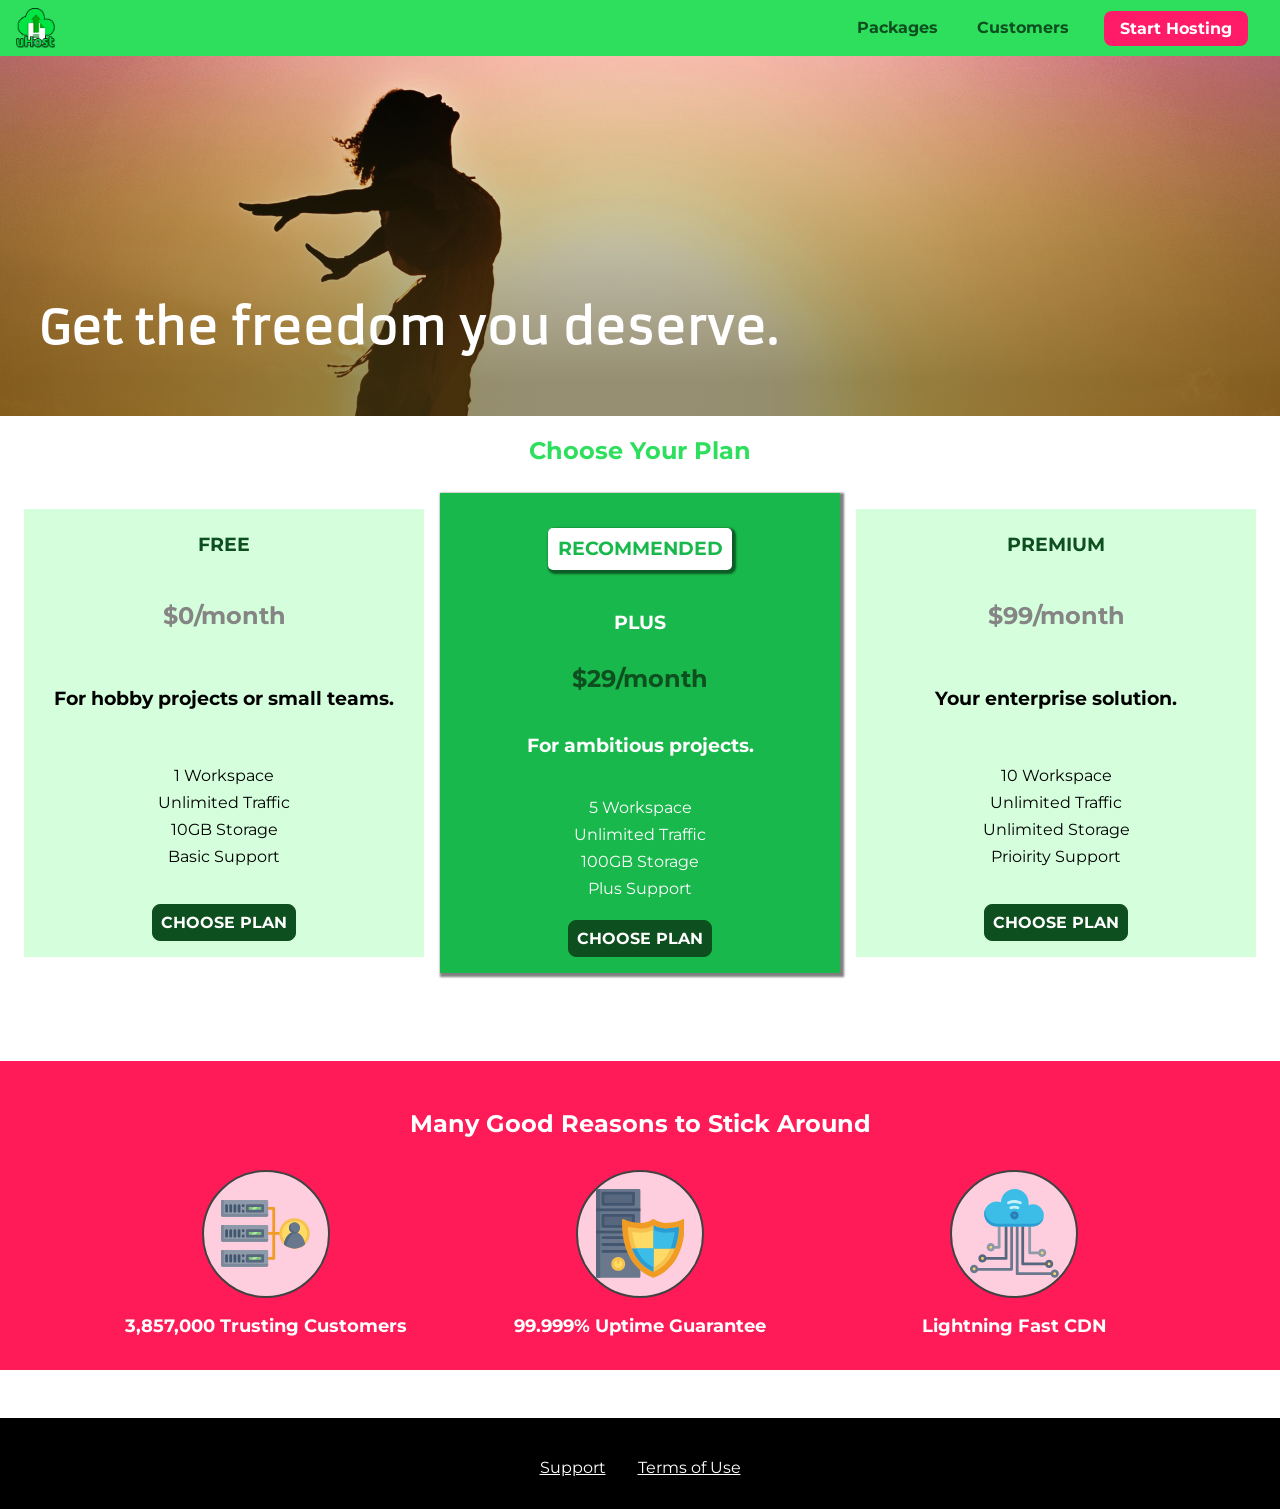
<file: index.html>
<!DOCTYPE html>
<html lang="en">
<head>
    <meta charset="UTF-8">
    <meta http-equiv="X-UA-Compatible" content="IE=edge">
    <meta name="viewport" content="width=device-width, initial-scale=1.0">
    <title>Udemy CSS Course</title>
    <link rel="shortcut icon" href="favicon.png">
    <link rel="preconnect" href="https://fonts.gstatic.com">
    <link href="https://fonts.googleapis.com/css2?family=Armata&display=swap" rel="stylesheet">
    <link rel="preconnect" href="https://fonts.gstatic.com">
    <link href="https://fonts.googleapis.com/css2?family=Montserrat:wght@400;700&display=swap" rel="stylesheet">
    <link rel="stylesheet" href="shared.css">
    <link rel="stylesheet" href="style.css">
</head>
<body>
    <div class="backdrop"></div>
    <div class="modal">
        <h1 class="modal__title">Do you want to continue?</h1>
        <div class="modal__actions">
            <a href="start-hosting/index.html" class="modal__action">Yes!</a>
            <button  class="modal__action modal__action--negative" type="button">No!</button>
        </div>
    </div>
    <header class="main-header">
        <div>
            <button class="toggle-button">
                <span class="toggle-button__bar"></span>
                <span class="toggle-button__bar"></span>
                <span class="toggle-button__bar"></span>
            </button>
            <a href="index.html" class="main-header__brand">
                <img src="images/uhost-icon.png" alt="uHost- Your favourite hosting company">
            </a>
        </div>
        <nav class="main-nav">
            <ul class="main-nav__items">
                <li class="main-nav__item">
                    <a href="packages/index.html">Packages</a>
                </li>
                <li class="main-nav__item">
                    <a href="customers/index.html">Customers</a>
                </li>
                <li class="main-nav__item main-nav__item--cta">
                    <a href="start-hosting/index.html">Start Hosting</a>
                </li>
            </ul>
        </nav>
    </header>
    <nav class="mobile-nav">
        <ul class="mobile-nav__items">
            <li class="mobile-nav__item">
                <a href="packages/index.html">Packages</a>
            </li>
            <li class="mobile-nav__item">
                <a href="customers/index.html">Customers</a>
            </li>
            <li class="mobile-nav__item mobile-nav__item--cta">
                <a href="start-hosting/index.html">Start Hosting</a>
            </li>
        </ul>
    </nav>
    <main>
        <section id="product-overview">
            <h1>Get the freedom you deserve.</h1>
        </section>
        <section id="plans">
            <h1 class="section-title">Choose Your Plan</h1>
            <div class="plan-list">
                <article class="plan">
                    <h1 class="plan__title">FREE</h1>
                    <h2 class="plan__price">$0/month</h2>
                    <h3>For hobby projects or small teams.</h3>
                    <ul class="plan__features">
                        <li>1 Workspace</li>
                        <li>Unlimited Traffic</li>
                        <li>10GB Storage</li>
                        <li>Basic Support</li>
                    </ul>
                    <div>
                        <button class="button">CHOOSE PLAN</button>
                    </div>
                </article>
                <article class="plan plan__highlighted">
                    <h1 class="plan__annotation">RECOMMENDED</h1>
                    <h1 class="plan__title">PLUS</h1>
                    <h2 class="plan__price">$29/month</h2>
                    <h3>For ambitious projects.</h3>
                    <ul class="plan__features">
                        <li>5 Workspace</li>
                        <li>Unlimited Traffic</li>
                        <li>100GB Storage</li>
                        <li>Plus Support</li>
                    </ul>
                    <div>
                        <button class="button">CHOOSE PLAN</button>
                    </div>
                </article>
                <article class="plan">
                    <h1 class="plan__title">PREMIUM</h1>
                    <h2 class="plan__price">$99/month</h2>
                    <h3>Your enterprise solution.</h3>
                    <ul class="plan__features">
                        <li>10 Workspace</li>
                        <li>Unlimited Traffic</li>
                        <li>Unlimited Storage</li>
                        <li>Prioirity Support</li>
                    </ul>
                    <div>
                        <button class="button">CHOOSE PLAN</button>
                    </div>
                </article>
            </div>
        </section>
        <section id="key-features">
            <h1 class="section-title">Many Good Reasons to Stick Around</h1>
            <ul class="key-feature__list">
                <li class="key-feature">
                    <div class="key-feature__image">
                        <svg viewBox="0 0 512 512">
                            <path style="fill:#F09B24;" d="M344,248h-32V112c0-4.418-3.582-8-8-8h-40c-4.418,0-8,3.582-8,8s3.582,8,8,8h32v128h-32  c-4.418,0-8,3.582-8,8s3.582,8,8,8h32v128h-32c-4.418,0-8,3.582-8,8s3.582,8,8,8h40c4.418,0,8-3.582,8-8V264h32c4.418,0,8-3.582,8-8  S348.418,248,344,248z"
                            />
                            <path style="fill:#8E9AA9;" d="M264,64H8c-4.418,0-8,3.582-8,8v80c0,4.418,3.582,8,8,8h256c4.418,0,8-3.582,8-8V72  C272,67.582,268.418,64,264,64z"
                            />
                            <path style="fill:#7C899B;" d="M24,144c-4.418,0-8-3.582-8-8V64H8c-4.418,0-8,3.582-8,8v80c0,4.418,3.582,8,8,8h256  c4.418,0,8-3.582,8-8v-8H24z"
                            />
                            <rect x="152" y="96" style="fill:#B8E3A8;" width="88" height="32" />
                            <g>
                                <polygon style="fill:#7EC97D;" points="152,96 152,128 166,128 198,96  " />
                                <polygon style="fill:#7EC97D;" points="220,96 188,128 240,128 240,96  " />
                            </g>
                            <path style="fill:#56677E;" d="M240,136h-88c-4.418,0-8-3.582-8-8V96c0-4.418,3.582-8,8-8h88c4.418,0,8,3.582,8,8v32  C248,132.418,244.418,136,240,136z M160,120h72v-16h-72V120z"
                            />
                            <g>
                                <path style="fill:#435670;" d="M32,136c-4.418,0-8-3.582-8-8V96c0-4.418,3.582-8,8-8s8,3.582,8,8v32C40,132.418,36.418,136,32,136z   "
                                />
                                <path style="fill:#435670;" d="M56,136c-4.418,0-8-3.582-8-8V96c0-4.418,3.582-8,8-8s8,3.582,8,8v32C64,132.418,60.418,136,56,136z   "
                                />
                                <path style="fill:#435670;" d="M80,136c-4.418,0-8-3.582-8-8V96c0-4.418,3.582-8,8-8s8,3.582,8,8v32C88,132.418,84.418,136,80,136z   "
                                />
                                <path style="fill:#435670;" d="M104,136c-4.418,0-8-3.582-8-8V96c0-4.418,3.582-8,8-8s8,3.582,8,8v32   C112,132.418,108.418,136,104,136z"
                                />
                                <path style="fill:#435670;" d="M128,105c-4.418,0-8-3.582-8-8v-1c0-4.418,3.582-8,8-8s8,3.582,8,8v1   C136,101.418,132.418,105,128,105z"
                                />
                                <path style="fill:#435670;" d="M128,136c-4.418,0-8-3.582-8-8v-1c0-4.418,3.582-8,8-8s8,3.582,8,8v1   C136,132.418,132.418,136,128,136z"
                                />
                            </g>
                            <path style="fill:#8E9AA9;" d="M264,208H8c-4.418,0-8,3.582-8,8v80c0,4.418,3.582,8,8,8h256c4.418,0,8-3.582,8-8v-80  C272,211.582,268.418,208,264,208z"
                            />
                            <path style="fill:#7C899B;" d="M24,288c-4.418,0-8-3.582-8-8v-72H8c-4.418,0-8,3.582-8,8v80c0,4.418,3.582,8,8,8h256  c4.418,0,8-3.582,8-8v-8H24z"
                            />
                            <rect x="152" y="240" style="fill:#B8E3A8;" width="88" height="32" />
                            <g>
                                <polygon style="fill:#7EC97D;" points="152,240 152,272 166,272 198,240  " />
                                <polygon style="fill:#7EC97D;" points="220,240 188,272 240,272 240,240  " />
                            </g>
                            <path style="fill:#56677E;" d="M240,280h-88c-4.418,0-8-3.582-8-8v-32c0-4.418,3.582-8,8-8h88c4.418,0,8,3.582,8,8v32  C248,276.418,244.418,280,240,280z M160,264h72v-16h-72V264z"
                            />
                            <g>
                                <path style="fill:#435670;" d="M32,280c-4.418,0-8-3.582-8-8v-32c0-4.418,3.582-8,8-8s8,3.582,8,8v32C40,276.418,36.418,280,32,280   z"
                                />
                                <path style="fill:#435670;" d="M56,280c-4.418,0-8-3.582-8-8v-32c0-4.418,3.582-8,8-8s8,3.582,8,8v32C64,276.418,60.418,280,56,280   z"
                                />
                                <path style="fill:#435670;" d="M80,280c-4.418,0-8-3.582-8-8v-32c0-4.418,3.582-8,8-8s8,3.582,8,8v32C88,276.418,84.418,280,80,280   z"
                                />
                                <path style="fill:#435670;" d="M104,280c-4.418,0-8-3.582-8-8v-32c0-4.418,3.582-8,8-8s8,3.582,8,8v32   C112,276.418,108.418,280,104,280z"
                                />
                                <path style="fill:#435670;" d="M128,249c-4.418,0-8-3.582-8-8v-1c0-4.418,3.582-8,8-8s8,3.582,8,8v1   C136,245.418,132.418,249,128,249z"
                                />
                                <path style="fill:#435670;" d="M128,280c-4.418,0-8-3.582-8-8v-1c0-4.418,3.582-8,8-8s8,3.582,8,8v1   C136,276.418,132.418,280,128,280z"
                                />
                            </g>
                            <path style="fill:#8E9AA9;" d="M264,352H8c-4.418,0-8,3.582-8,8v80c0,4.418,3.582,8,8,8h256c4.418,0,8-3.582,8-8v-80  C272,355.582,268.418,352,264,352z"
                            />
                            <path style="fill:#7C899B;" d="M24,432c-4.418,0-8-3.582-8-8v-72H8c-4.418,0-8,3.582-8,8v80c0,4.418,3.582,8,8,8h256  c4.418,0,8-3.582,8-8v-8H24z"
                            />
                            <rect x="152" y="384" style="fill:#B8E3A8;" width="88" height="32" />
                            <g>
                                <polygon style="fill:#7EC97D;" points="152,384 152,416 166,416 198,384  " />
                                <polygon style="fill:#7EC97D;" points="220,384 188,416 240,416 240,384  " />
                            </g>
                            <path style="fill:#56677E;" d="M240,424h-88c-4.418,0-8-3.582-8-8v-32c0-4.418,3.582-8,8-8h88c4.418,0,8,3.582,8,8v32  C248,420.418,244.418,424,240,424z M160,408h72v-16h-72V408z"
                            />
                            <g>
                                <path style="fill:#435670;" d="M32,424c-4.418,0-8-3.582-8-8v-32c0-4.418,3.582-8,8-8s8,3.582,8,8v32C40,420.418,36.418,424,32,424   z"
                                />
                                <path style="fill:#435670;" d="M56,424c-4.418,0-8-3.582-8-8v-32c0-4.418,3.582-8,8-8s8,3.582,8,8v32C64,420.418,60.418,424,56,424   z"
                                />
                                <path style="fill:#435670;" d="M80,424c-4.418,0-8-3.582-8-8v-32c0-4.418,3.582-8,8-8s8,3.582,8,8v32C88,420.418,84.418,424,80,424   z"
                                />
                                <path style="fill:#435670;" d="M104,424c-4.418,0-8-3.582-8-8v-32c0-4.418,3.582-8,8-8s8,3.582,8,8v32   C112,420.418,108.418,424,104,424z"
                                />
                                <path style="fill:#435670;" d="M128,393c-4.418,0-8-3.582-8-8v-1c0-4.418,3.582-8,8-8s8,3.582,8,8v1   C136,389.418,132.418,393,128,393z"
                                />
                                <path style="fill:#435670;" d="M128,424c-4.418,0-8-3.582-8-8v-1c0-4.418,3.582-8,8-8s8,3.582,8,8v1   C136,420.418,132.418,424,128,424z"
                                />
                            </g>
                            <path style="fill:#F7C14D;" d="M424,168c-48.523,0-88,39.477-88,88s39.477,88,88,88s88-39.477,88-88S472.523,168,424,168z" />
                            <path style="fill:#FFDB66;" d="M424,184c-39.701,0-72,32.299-72,72s32.299,72,72,72s72-32.299,72-72S463.701,184,424,184z" />
                            <path style="fill:#69788D;" d="M484.893,314.16C476.393,274.588,451.922,248,424,248s-52.393,26.588-60.893,66.16  c-0.605,2.82,0.354,5.749,2.511,7.664C381.731,336.124,402.465,344,424,344s42.269-7.876,58.381-22.176  C484.539,319.909,485.498,316.98,484.893,314.16z"
                            />
                            <path style="fill:#56677E;" d="M434.053,249.171C430.768,248.403,427.411,248,424,248c-27.922,0-52.393,26.588-60.893,66.16  c-0.605,2.82,0.354,5.749,2.511,7.664c3.383,3.002,6.979,5.703,10.734,8.125C384.904,286.243,407.373,255.378,434.053,249.171z"
                            />
                            <path style="fill:#69788D;" d="M424,192c-17.645,0-32,14.355-32,32s14.355,32,32,32s32-14.355,32-32S441.645,192,424,192z" />
                            <path style="fill:#56677E;" d="M432,248c-17.645,0-32-14.355-32-32c0-6.783,2.128-13.076,5.742-18.258  C397.444,203.53,392,213.138,392,224c0,17.645,14.355,32,32,32c10.862,0,20.471-5.444,26.258-13.742  C445.076,245.872,438.783,248,432,248z"
                            />

                        </svg>
  
                    </div>
                    <p class="key-feature__description">3,857,000 Trusting Customers</p>
                </li>
                <li class="key-feature">
                    <div class="key-feature__image">
                        <svg viewBox="0 0 512 512">
                            <path style="fill:#69788D;" d="M248,0H8C3.582,0,0,3.582,0,8v496c0,4.418,3.582,8,8,8h240c4.418,0,8-3.582,8-8V8  C256,3.582,252.418,0,248,0z"
                            />
                            <path style="fill:#56677E;" d="M24,504V8c0-4.418,3.582-8,8-8H8C3.582,0,0,3.582,0,8v496c0,4.418,3.582,8,8,8h24  C27.582,512,24,508.418,24,504z"
                            />
                            <g>
                                <rect x="0" y="112" style="fill:#435670;" width="256" height="16" />
                                <rect x="0" y="240" style="fill:#435670;" width="256" height="16" />
                            </g>
                            <path style="fill:#F7C14D;" d="M128,392c-22.056,0-40,17.944-40,40s17.944,40,40,40s40-17.944,40-40S150.056,392,128,392z" />
                            <path style="fill:#FFDB66;" d="M128,408c-13.233,0-24,10.767-24,24s10.767,24,24,24s24-10.767,24-24S141.233,408,128,408z" />
                            <path style="fill:#F7C14D;" d="M128,392c-2.739,0-5.414,0.278-8,0.805V424c0,4.418,3.582,8,8,8c4.418,0,8-3.582,8-8v-31.195  C133.414,392.278,130.739,392,128,392z"
                            />
                            <g>
                                <path style="fill:#435670;" d="M216,288H40c-4.418,0-8-3.582-8-8s3.582-8,8-8h176c4.418,0,8,3.582,8,8S220.418,288,216,288z"
                                />
                                <path style="fill:#435670;" d="M216,328H40c-4.418,0-8-3.582-8-8s3.582-8,8-8h176c4.418,0,8,3.582,8,8S220.418,328,216,328z"
                                />
                                <path style="fill:#435670;" d="M216,368H40c-4.418,0-8-3.582-8-8s3.582-8,8-8h176c4.418,0,8,3.582,8,8S220.418,368,216,368z"
                                />
                                <path style="fill:#435670;" d="M216,16H40c-4.418,0-8,3.582-8,8v64c0,4.418,3.582,8,8,8h176c4.418,0,8-3.582,8-8V24   C224,19.582,220.418,16,216,16z"
                                />
                            </g>
                            <rect x="48" y="32" style="fill:#56677E;" width="160" height="48" />
                            <path style="fill:#435670;" d="M216,144H40c-4.418,0-8,3.582-8,8v64c0,4.418,3.582,8,8,8h176c4.418,0,8-3.582,8-8v-64  C224,147.582,220.418,144,216,144z"
                            />
                            <rect x="48" y="160" style="fill:#56677E;" width="160" height="48" />
                            <path style="fill:#F09B24;" d="M511.747,180.237c-0.194-6.537-8.107-10.107-13.135-5.894c-5.6,4.693-42.904,21.282-98.514,21.282  c-33.45,0-64.625-20.999-64.929-21.206c-2.9-1.991-6.764-1.85-9.512,0.346c-2.677,2.135-27.201,20.86-63.793,20.86  c-55.607,0-92.914-16.589-98.515-21.282c-5.028-4.211-12.941-0.645-13.135,5.894c-1.634,54.834,4.655,105.941,18.693,151.903  c12.096,39.604,29.759,74.047,52.497,102.373c27.538,34.304,62.743,59.882,104.66,76.045c3.069,1.918,6.757,1.921,9.83,0  c41.917-16.163,77.122-41.741,104.66-76.045c22.738-28.326,40.401-62.77,52.497-102.373  C507.092,286.179,513.381,235.071,511.747,180.237z"
                            />
                            <path style="fill:#F7C14D;" d="M476.21,221.226c-1.953-1.631-4.568-2.235-7.036-1.628c-21.686,5.327-44.926,8.028-69.075,8.028  c-25.926,0-49.633-8.975-64.955-16.504c-2.307-1.134-5.016-1.091-7.284,0.116c-14.059,7.477-36.919,16.388-65.994,16.388  c-24.153,0-47.394-2.701-69.075-8.028c-5.155-1.268-10.221,2.966-9.894,8.261c2.077,33.693,7.668,65.635,16.616,94.935  c22.774,74.565,66.139,126.334,128.888,153.868c2.032,0.891,4.397,0.891,6.43,0c61.777-27.107,104.716-78.876,127.62-153.868  c8.948-29.3,14.539-61.241,16.616-94.935C479.224,225.319,478.163,222.856,476.21,221.226z"
                            />
                            <path style="fill:#FFDB66;" d="M331.609,451.727c-52.604-25.289-89.304-70.987-109.144-135.944  c-6.532-21.39-11.162-44.336-13.82-68.447c17.133,2.852,34.952,4.291,53.22,4.291c29.394,0,53.376-7.793,69.978-15.561  c17.44,7.736,41.656,15.561,68.256,15.561c18.267,0,36.085-1.439,53.219-4.291c-2.659,24.112-7.288,47.06-13.82,68.448  C419.545,381.108,383.27,426.805,331.609,451.727z"
                            />
                            <g>
                                <path style="fill:#2C9DD4;" d="M479.066,227.858c0.157-2.539-0.903-5.002-2.856-6.633s-4.568-2.235-7.036-1.628   c-21.686,5.327-44.926,8.028-69.075,8.028c-25.926,0-49.633-8.975-64.955-16.504c-1.057-0.52-2.2-0.78-3.345-0.806l-0.072,133.351   h123.601c2.556-6.746,4.933-13.702,7.123-20.874C471.398,293.493,476.989,261.552,479.066,227.858z"
                                />
                                <path style="fill:#2C9DD4;" d="M206.658,343.667c24.153,63.42,65.028,108.108,121.743,132.995c1.031,0.452,2.147,0.673,3.263,0.666   l0.063-133.661H206.658z"
                                />
                            </g>
                            <g>
                                <path style="fill:#3CBDE8;" d="M439.497,315.783c6.532-21.389,11.161-44.336,13.82-68.448c-17.134,2.852-34.952,4.291-53.219,4.291   c-26.6,0-50.815-7.824-68.256-15.561l-0.116,107.601h97.758C433.179,334.807,436.524,325.518,439.497,315.783z"
                                />
                                <path style="fill:#3CBDE8;" d="M232.523,343.667c21.144,50.298,54.363,86.56,99.087,108.06l0.117-108.06H232.523z" />
                            </g>
                        </svg>
                    </div>
                    <p class="key-feature__description">99.999% Uptime Guarantee</p>
                </li>
                <li class="key-feature">
                    <div class="key-feature__image">
                        <svg viewBox="0 0 512 512">
                            <path style="fill:#8E9AA9;" d="M168,200c-4.418,0-8,3.582-8,8v120h-17.376c-3.302-9.311-12.194-16-22.624-16  c-13.234,0-24,10.767-24,24s10.766,24,24,24c10.429,0,19.321-6.689,22.624-16H168c4.418,0,8-3.582,8-8V208  C176,203.582,172.418,200,168,200z"
                            />
                            <path style="fill:#FFDB66;" d="M120,328c-4.411,0-8,3.589-8,8s3.589,8,8,8s8-3.589,8-8S124.411,328,120,328z" />
                            <path style="fill:#56677E;" d="M208,200c-4.418,0-8,3.582-8,8v184H94.624C91.322,382.689,82.43,376,72,376  c-13.234,0-24,10.767-24,24s10.766,24,24,24c10.429,0,19.321-6.689,22.624-16H208c4.418,0,8-3.582,8-8V208  C216,203.582,212.418,200,208,200z"
                            />
                            <path style="fill:#FFDB66;" d="M72,392c-4.411,0-8,3.589-8,8s3.589,8,8,8s8-3.589,8-8S76.411,392,72,392z" />
                            <path style="fill:#69788D;" d="M240,208c-4.418,0-8,3.582-8,8v239H47.24c-2.671-10.34-12.078-18-23.24-18c-13.234,0-24,10.767-24,24  s10.766,24,24,24c9.666,0,18.009-5.747,21.809-14H240c4.418,0,8-3.582,8-8V216C248,211.582,244.418,208,240,208z"
                            />
                            <path style="fill:#FFDB66;" d="M24,453c-4.411,0-8,3.589-8,8s3.589,8,8,8s8-3.589,8-8S28.411,453,24,453z" />
                            <path style="fill:#69788D;" d="M488,464c-10.429,0-19.321,6.689-22.624,16H280V208c0-4.418-3.582-8-8-8s-8,3.582-8,8v280  c0,4.418,3.582,8,8,8h193.376c3.302,9.311,12.194,16,22.624,16c13.234,0,24-10.767,24-24S501.234,464,488,464z"
                            />
                            <path style="fill:#FFDB66;" d="M488,480c-4.411,0-8,3.589-8,8s3.589,8,8,8s8-3.589,8-8S492.411,480,488,480z" />
                            <path style="fill:#56677E;" d="M456,408c-10.429,0-19.321,6.689-22.624,16H312V208c0-4.418-3.582-8-8-8s-8,3.582-8,8v224  c0,4.418,3.582,8,8,8h129.376c3.302,9.311,12.194,16,22.624,16c13.234,0,24-10.767,24-24S469.234,408,456,408z"
                            />
                            <path style="fill:#FFDB66;" d="M456,424c-4.411,0-8,3.589-8,8s3.589,8,8,8s8-3.589,8-8S460.411,424,456,424z" />
                            <path style="fill:#8E9AA9;" d="M416,344c-10.429,0-19.321,6.689-22.624,16H352V208c0-4.418-3.582-8-8-8s-8,3.582-8,8v160  c0,4.418,3.582,8,8,8h49.376c3.302,9.311,12.194,16,22.624,16c13.234,0,24-10.767,24-24S429.234,344,416,344z"
                            />
                            <path style="fill:#FFDB66;" d="M416,360c-4.411,0-8,3.589-8,8s3.589,8,8,8s8-3.589,8-8S420.411,360,416,360z" />
                            <path style="fill:#3CBDE8;" d="M362,88c-8.741,0-17.231,1.751-25.06,5.085C337.646,88.797,338,84.43,338,80  c0-44.112-35.888-80-80-80c-42.823,0-77.895,33.816-79.909,76.149C170.393,73.415,162.244,72,154,72c-39.701,0-72,32.299-72,72  s32.299,72,72,72h208c35.29,0,64-28.71,64-64S397.29,88,362,88z"
                            />
                            <path style="fill:#2C9DD4;" d="M368,200H160c-39.701,0-72-32.299-72-72c0-5.863,0.721-11.559,2.05-17.019  C84.918,120.88,82,132.102,82,144c0,39.701,32.299,72,72,72h208c30.389,0,55.88-21.296,62.379-49.743  C413.565,186.327,392.352,200,368,200z"
                            />
                            <path style="fill:#2A7DB5;" d="M256,128c-13.234,0-24,10.767-24,24s10.766,24,24,24c13.233,0,24-10.767,24-24S269.233,128,256,128z"
                            />
                            <path style="fill:#2C9DD4;" d="M256,144c-4.411,0-8,3.589-8,8s3.589,8,8,8c4.411,0,8-3.589,8-8S260.411,144,256,144z" />
                            <g>
                                <path style="fill:#C5F1FA;" d="M221.755,87.695c-2.994,0-5.864-1.688-7.233-4.572c-1.894-3.991-0.194-8.763,3.798-10.657   C230.157,66.849,242.834,64,256,64c13.166,0,25.844,2.849,37.68,8.466c3.992,1.895,5.692,6.666,3.798,10.657   s-6.666,5.692-10.657,3.798C277.144,82.328,266.774,80,256,80c-10.774,0-21.144,2.328-30.821,6.921   C224.072,87.446,222.904,87.695,221.755,87.695z"
                                />
                                <path style="fill:#C5F1FA;" d="M276.545,116.618c-1.148,0-2.316-0.249-3.424-0.774C267.745,113.293,261.985,112,256,112   c-5.985,0-11.745,1.293-17.121,3.844c-3.991,1.895-8.763,0.192-10.657-3.798c-1.894-3.992-0.193-8.764,3.798-10.657   C239.557,97.813,247.625,96,256,96c8.376,0,16.444,1.813,23.98,5.389c3.991,1.894,5.692,6.665,3.798,10.657   C282.41,114.93,279.539,116.618,276.545,116.618z"
                                />
                            </g>

                        </svg>
                    </div>
                    <p class="key-feature__description">Lightning Fast CDN</p>
                </li>
            </ul>
        </section>
    </main>
    <footer class="main-footer">
        <nav>
            <ul class="main-footer__links">
                <li class="main-footer__link">
                    <a href="#">Support</a>
                </li>
                <li class="main-footer__link">
                    <a href="#">Terms of Use</a>
                </li>
            </ul>
        </nav>
    </footer>
    <script src="shared.js"></script>
</body>
</html>
</file>
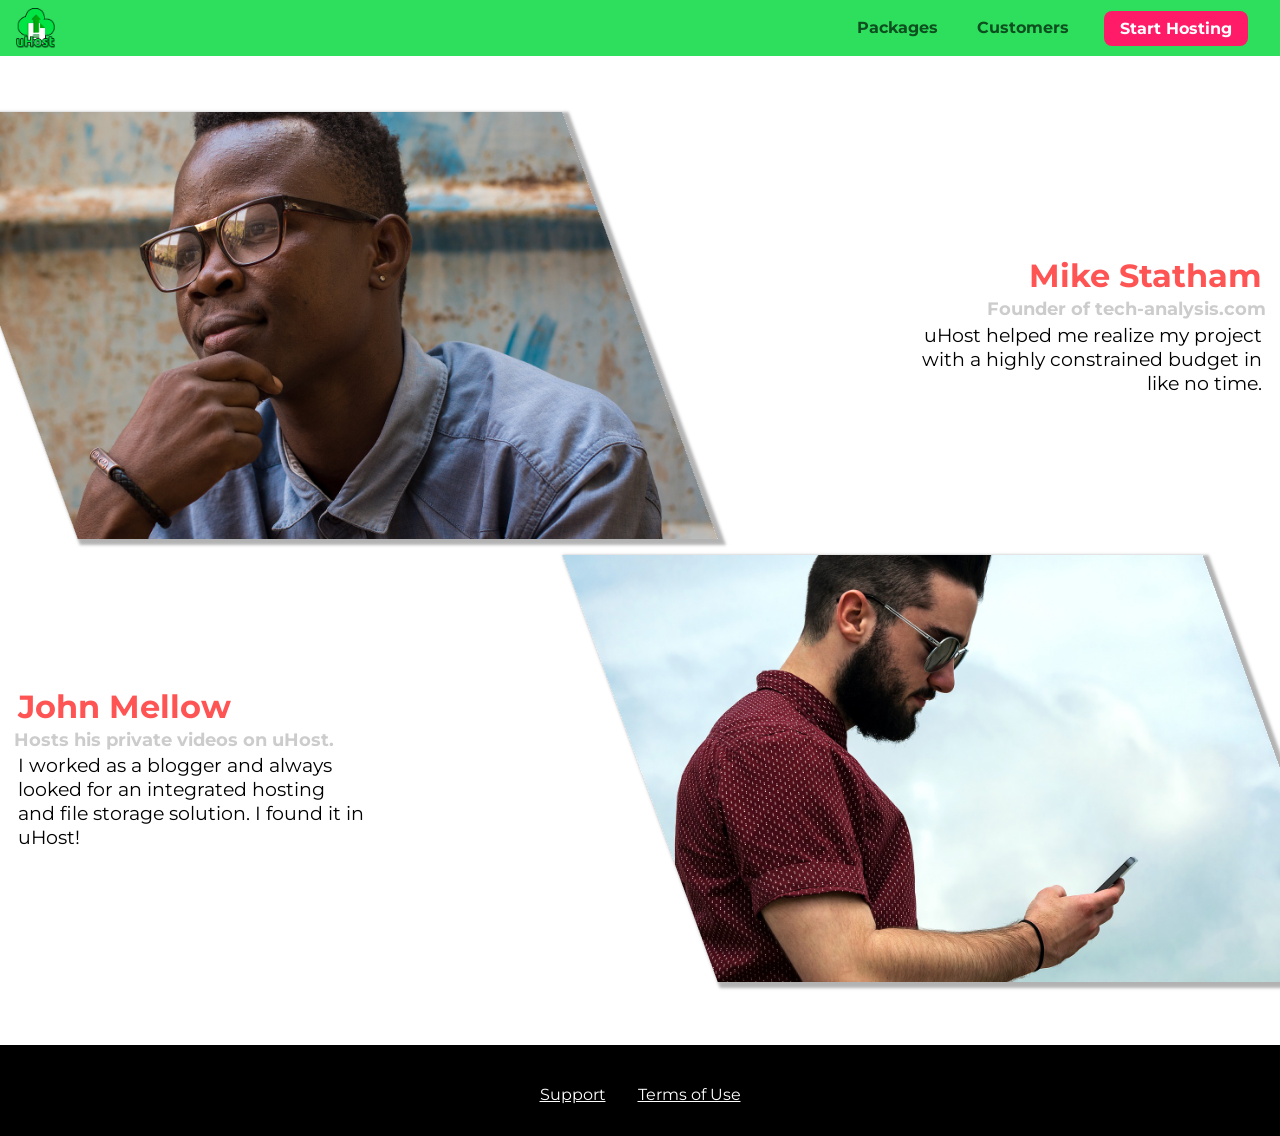
<file: customers/index.html>
<!DOCTYPE html>
<html lang="en">

<head>
    <meta charset="UTF-8">
    <meta name="viewport" content="width=device-width, initial-scale=1.0">
    <meta http-equiv="X-UA-Compatible" content="ie=edge">
    <title>uHost Customers</title>
    <link rel="shortcut icon" href="../favicon.png">
    <link rel="stylesheet" href="../shared.css">
    <link rel="stylesheet" href="customers.css">
</head>

<body>
    <div class="backdrop"></div>
    <header class="main-header">
        <div>
            <button class="toggle-button">
                <span class="toggle-button__bar"></span>
                <span class="toggle-button__bar"></span>
                <span class="toggle-button__bar"></span>
            </button>
            <a href="../index.html" class="main-header__brand">
                <img src="../images/uhost-icon.png" alt="uHost - Your favorite hosting company">
            </a>
        </div>
        <nav class="main-nav">
            <ul class="main-nav__items">
                <li class="main-nav__item">
                    <a href="../packages/index.html">Packages</a>
                </li>
                <li class="main-nav__item">
                    <a href="index.html">Customers</a>
                </li>
                <li class="main-nav__item main-nav__item--cta">
                    <a href="../start-hosting/index.html">Start Hosting</a>
                </li>
            </ul>
        </nav>
    </header>
    <nav class="mobile-nav">
        <ul class="mobile-nav__items">
            <li class="mobile-nav__item">
                <a href="../packages/index.html">Packages</a>
            </li>
            <li class="mobile-nav__item">
                <a href="index.html">Customers</a>
            </li>
            <li class="mobile-nav__item mobile-nav__item--cta">
                <a href="../start-hosting/index.html">Start Hosting</a>
            </li>
        </ul>
    </nav>
    <main>
        <div>
            <div class="testimonial" id="customer-1">
                <div class="testimonial__image-container">
                    <img src="../images/customer-1.jpg" alt="Mike Statham - Customer" class="testimonial__image">
                </div>
                <div class="testimonial__info">
                    <h1 class="testimonial__name">Mike Statham</h1>
                    <h2 class="testimonial__subtitle">Founder of
                        <a href="tech-analysis.com">tech-analysis.com</a>
                    </h2>
                    <p class="testimonial__text">uHost helped me realize my project with a highly constrained budget in like no time.</p>
                </div>
            </div>
            <div class="testimonial" id="customer-2">
                <div class="testimonial__info">
                    <h1 class="testimonial__name">John Mellow</h1>
                    <h2 class="testimonial__subtitle">Hosts his private videos on uHost.
                    </h2>
                    <p class="testimonial__text">I worked as a blogger and always looked for an integrated hosting and file storage solution. I found
                        it in uHost!
                    </p>
                </div>
                <div class="testimonial__image-container">
                    <img src="../images/customer-2.jpg" alt="John Mellow - Customer" class="testimonial__image">
                </div>
            </div>
        </div>
    </main>
    <footer class="main-footer">
        <nav>
            <ul class="main-footer__links">
                <li class="main-footer__link">
                    <a href="#">Support</a>
                </li>
                <li class="main-footer__link">
                    <a href="#">Terms of Use</a>
                </li>
            </ul>
        </nav>
    </footer>
    <script src="../shared.js"></script>
</body>

</html>
</file>
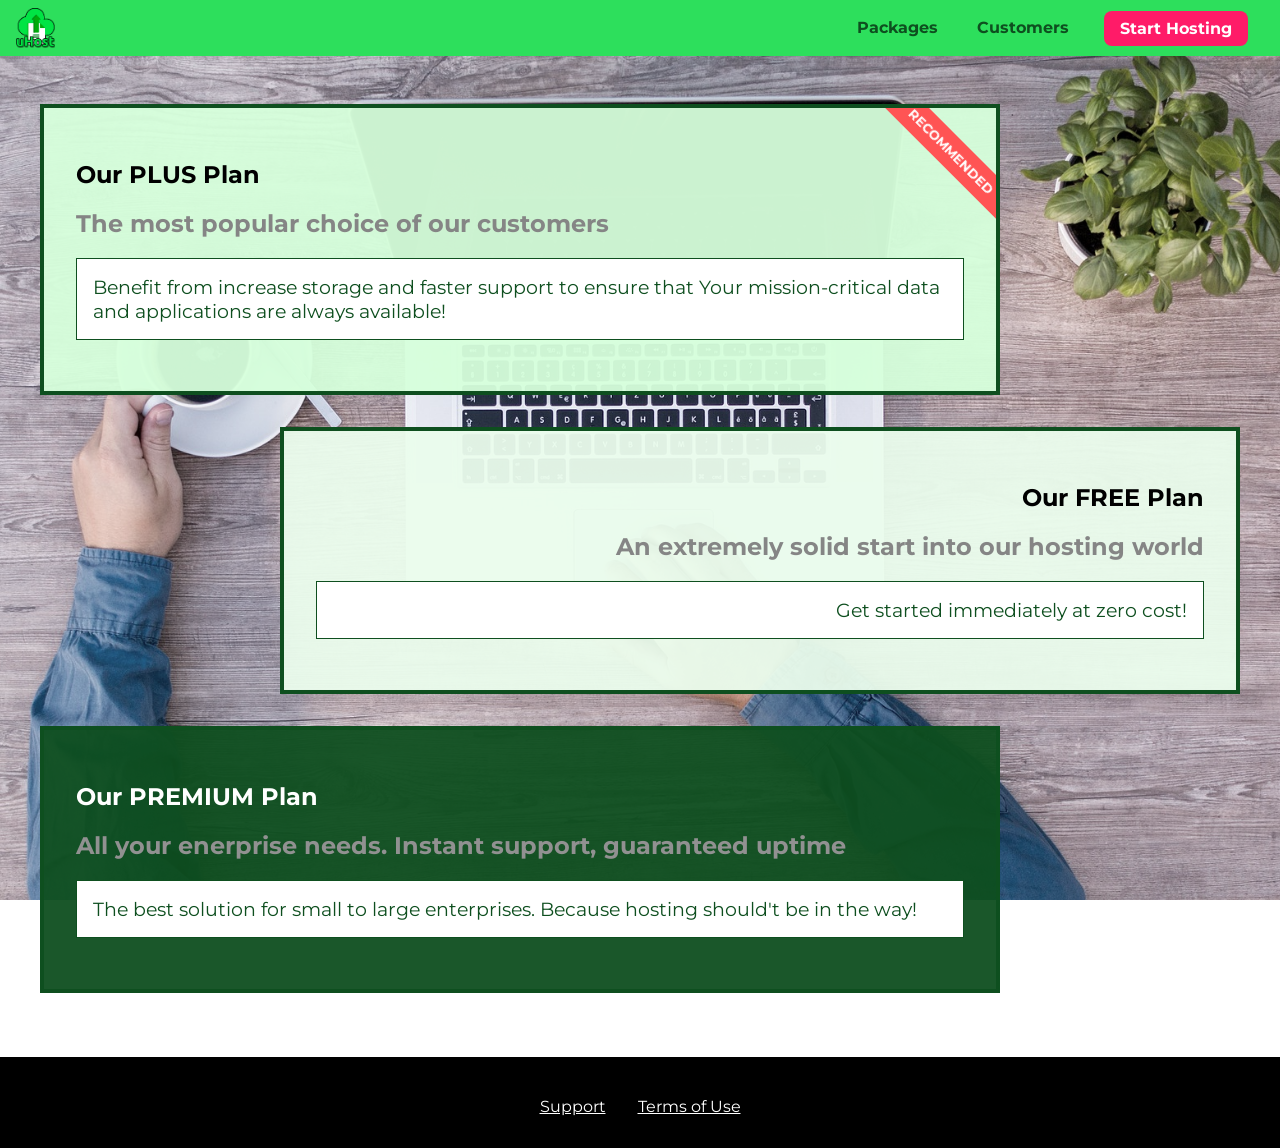
<file: packages/index.html>
<!DOCTYPE html>
<html lang="en">
<head>
    <meta charset="UTF-8">
    <meta http-equiv="X-UA-Compatible" content="IE=edge">
    <meta name="viewport" content="width=device-width, initial-scale=1.0">
    <title>Udemy CSS Course</title>
    <link rel="shortcut icon" href="favicon.png">
    <link rel="stylesheet" href="../shared.css">
    <link rel="stylesheet" href="packages.css">
</head>
<body>
    <div class="backdrop"></div>
    <div class="background"></div>
    <header class="main-header">
        <div>
            <button class="toggle-button">
                <span class="toggle-button__bar"></span>
                <span class="toggle-button__bar"></span>
                <span class="toggle-button__bar"></span>
            </button>
            <a href="../index.html" class="main-header__brand">
                <img src="../images/uhost-icon.png" alt="uHost - Your favorite hosting company">
            </a>
        </div>
        <nav class="main-nav">
            <ul class="main-nav__items">
                <li class="main-nav__item">
                    <a href="index.html">Packages</a>
                </li>
                <li class="main-nav__item">
                    <a href="../customers/index.html">Customers</a>
                </li>
                <li class="main-nav__item main-nav__item--cta">
                    <a href="../start-hosting/index.html">Start Hosting</a>
                </li>
            </ul>
        </nav>
    </header>
    <nav class="mobile-nav">
        <ul class="mobile-nav__items">
            <li class="mobile-nav__item">
                <a href="index.html">Packages</a>
            </li>
            <li class="mobile-nav__item">
                <a href="../customers/index.html">Customers</a>
            </li>
            <li class="mobile-nav__item mobile-nav__item--cta">
                <a href="../start-hosting/index.html">Start Hosting</a>
            </li>
        </ul>
    </nav>
    <main>
        <section class="package" id="plus">
            <a href="#" class="plan-tile">
                <h1 class="plan-name">Our PLUS Plan</h1>
                <h2 class="plan-badge">RECOMMENDED</h2>
                <h2 class="plan-feature">The most popular choice of our customers</h2>
                <p class="plan-description">Benefit from increase storage and faster support to ensure that Your
                    mission-critical data and applications are always available!</p>    
            </a>
        </section>
        <section class="package" id="free">
            <a href="#" class="plan-tile">
                <h1 class="plan-name">Our FREE Plan</h1>
                <h2 class="plan-feature">An extremely solid start into our hosting world</h2>
                <p class="plan-description">Get started immediately at zero cost!</p>
            </a>
        </section>
        <div class="clear-fix"></div>
        <section class="package" id="premium">
            <a href="#" class="plan-tile">
                <h1 class="plan-name">Our PREMIUM Plan</h1>
                <h2 class="plan-feature">All your enerprise needs. Instant support, guaranteed uptime</h2>
                <p class="plan-description">The best solution for small to large enterprises. Because hosting should't be in the way!</p>
            </a>
        </section>
    </main>
    <footer class="main-footer">
        <nav>
            <ul class="main-footer__links">
                <li class="main-footer__link">
                    <a href="#">Support</a>
                </li>
                <li class="main-footer__link">
                    <a href="#">Terms of Use</a>
                </li>
            </ul>
        </nav>
    </footer>
    <script src="../shared.js"></script>
</body>
</html>
</file>
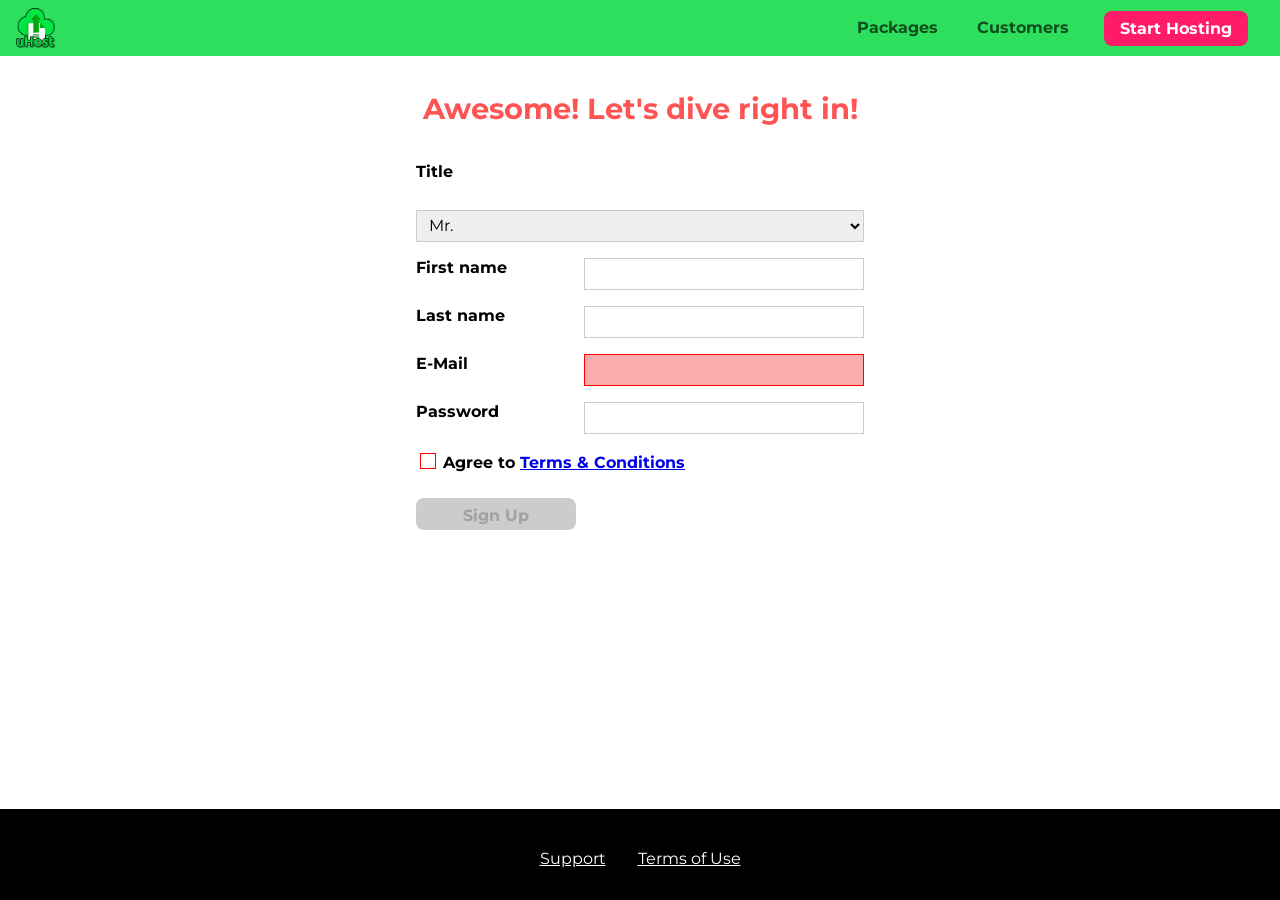
<file: start-hosting/index.html>
<!DOCTYPE html>
<html lang="en">

<head>
    <meta charset="UTF-8">
    <meta name="viewport" content="width=device-width, initial-scale=1.0">
    <meta http-equiv="X-UA-Compatible" content="ie=edge">
    <title>uHost Signup</title>
    <link rel="shortcut icon" href="../favicon.png">
    <link rel="stylesheet" href="../shared.css">
    <link rel="stylesheet" href="start-hosting.css">
</head>

<body>
    <div class="backdrop"></div>
    <header class="main-header">
        <div>
            <button class="toggle-button">
                <span class="toggle-button__bar"></span>
                <span class="toggle-button__bar"></span>
                <span class="toggle-button__bar"></span>
            </button>
            <a href="../index.html" class="main-header__brand">
                <img src="../images/uhost-icon.png" alt="uHost - Your favorite hosting company">
            </a>
        </div>
        <nav class="main-nav">
            <ul class="main-nav__items">
                <li class="main-nav__item">
                    <a href="../packages/index.html">Packages</a>
                </li>
                <li class="main-nav__item">
                    <a href="../customers/index.html">Customers</a>
                </li>
                <li class="main-nav__item main-nav__item--cta">
                    <a href="index.html">Start Hosting</a>
                </li>
            </ul>
        </nav>
    </header>
    <nav class="mobile-nav">
        <ul class="mobile-nav__items">
            <li class="mobile-nav__item">
                <a href="../packages/index.html">Packages</a>
            </li>
            <li class="mobile-nav__item">
                <a href="../customers/index.html">Customers</a>
            </li>
            <li class="mobile-nav__item mobile-nav__item--cta">
                <a href="index.html">Start Hosting</a>
            </li>
        </ul>
    </nav>
    <main class="signup-page">
        <h1 class="signup-title">Awesome! Let's dive right in!</h1>
        <form action="index.html" class="signup-form">
            <label for="title">Title</label>
            <select id="title">
                <option value="mr">Mr.</option>
                <option value="ms">Ms.</option>
            </select>
            <label for="first-name">First name</label>
            <input type="text" id="first-name">
            <label for="last-name">Last name</label>
            <input type="text" id="last-name">
            <label for="email">E-Mail</label>
            <input type="email" id="email" required>
            <label for="password">Password</label>
            <input type="password" id="password">
            <div class="signup-form__checkbox">
                <input type="checkbox" id="agree-terms" required>
                <label for="agree-terms">Agree to
                    <a href="#">Terms &amp; Conditions</a>
                </label>
            </div>
            <button type="submit" class="button" disabled>Sign Up</button>
        </form>
    </main>
    <footer class="main-footer">
        <nav>
            <ul class="main-footer__links">
                <li class="main-footer__link">
                    <a href="#">Support</a>
                </li>
                <li class="main-footer__link">
                    <a href="#">Terms of Use</a>
                </li>
            </ul>
        </nav>
    </footer>
    <script src="../shared.js"></script>
</body>
</html>
</file>
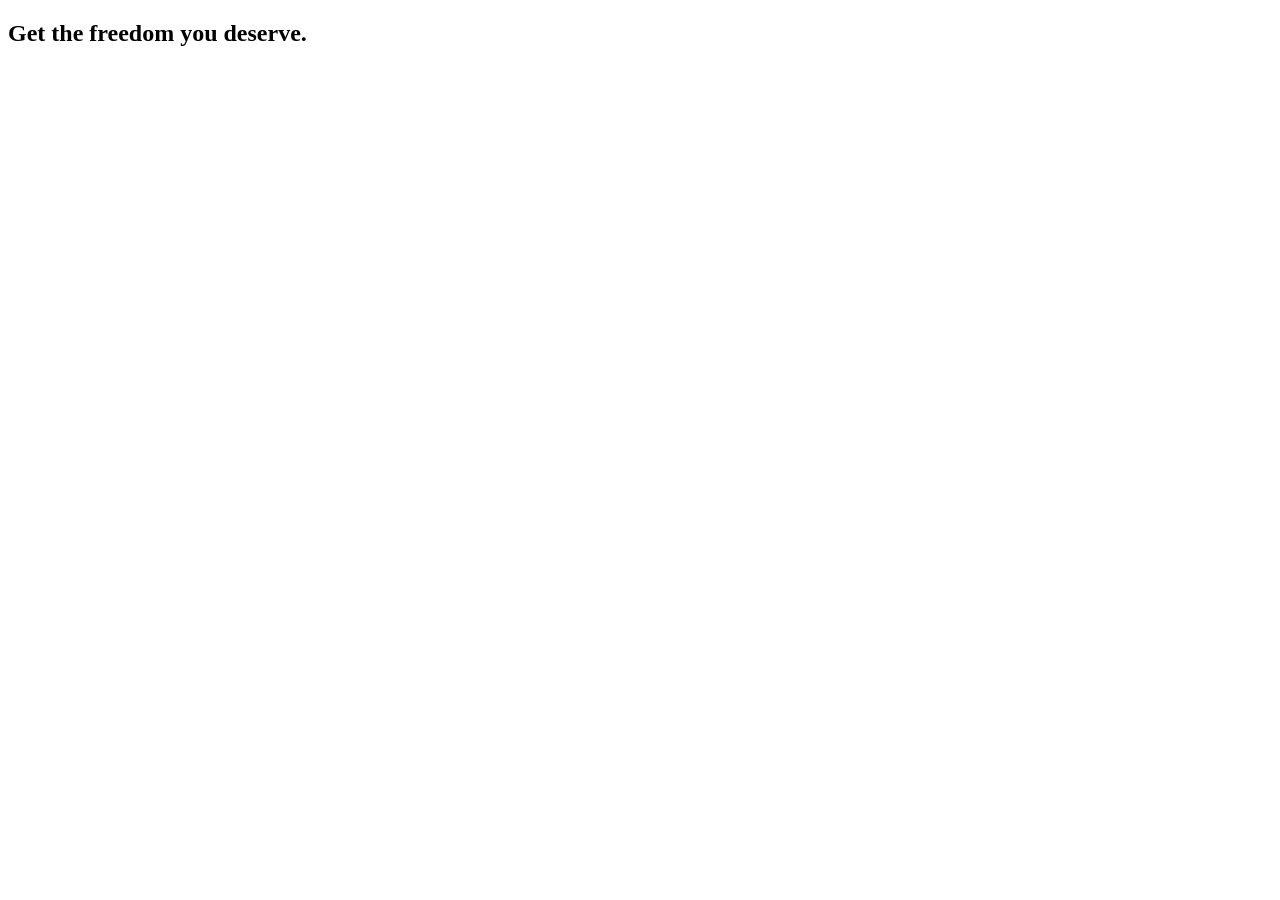
<file: example.html>
<!DOCTYPE html>
<html lang="en">

<head>
    <meta charset="UTF-8">
    <meta http-equiv="X-UA-Compatible" content="ie=edge">
    <title>uHost</title>
    <link rel="shortcut icon" href="favicon.png">
</head>

<body>
    <main>
        <section>
            <h1>Get the freedom you deserve.</h1>
        </section>
    </main>
</body>

</html>
</file>
<file: shared.css>
@import url('https://fonts.googleapis.com/css2?family=Roboto:wght@400;900&display=swap');
@import url('https://fonts.googleapis.com/css2?family=Armata&display=swap');
@import url('https://fonts.googleapis.com/css2?family=Montserrat:wght@400;700&display=swap');
/* This allows me to import a font which will be available on all my web site pages, because they all refer
to the shared.css */
:root {
    --dark-green: #0e4f1f;
    --highlight-color: #ff1b68;
}

* { /* using the star doesnt use inheritance but it targets all elements individually */ 
    box-sizing: border-box; /* This makes the sizing of the box that i set to include the padding and the border*/
}
html {
    height: 100%;
}

body {
    font-family: 'Montserrat', sans-serif;
    margin: 0;
    display: grid;
    grid-template-rows: 3.5rem auto fit-content(8rem);
    grid-template-areas: "header"
                         "main"
                         "footer";
    /* padding-top: 3.5rem; */
    height: 100%;
}

main {
    /* min-height: calc(100vh - 3.5rem - 8rem); */
    /* margin-top: 3.5rem; */
    grid-area: main;
}

.backdrop {
    position: fixed;
    display: none;
    opacity: 0;
    transition: opaciity 0.2s linear;
    top: 0;
    left: 0;
    z-index: 100;
    width: 100vw;
    height: 100vh;
    background: rgba(0, 0, 0, 0.5);
}

.main-header {
    width: 100%;
    padding: 0.5rem 1rem;
    background: #2ddf5c;
    position: fixed;
    top: 0;
    left: 0;
    z-index: 1;
    display: -webkit-box;
    display: -ms-flexbox;
    display: -webkit-flex;
    display: flex;
    align-items: center;
    justify-content: space-between;
    grid-area: header;
}

.toggle-button {
    width: 3rem;
    background: transparent;
    border: none;
    cursor: pointer;
    padding-top: 0;
    padding-bottom: 0;
    vertical-align: middle;
}

.toggle-button:focus {
    outline: none;
}

.toggle-button__bar {
    width: 100%;
    height: 0.2rem;
    background: black;
    display: block;
    margin: 0.6rem 0;
}

.main-header__brand {
    color: var(--dark-green);
    text-decoration: none;
    font-weight: bold;
}

.main-header__brand img {
    height: 2.5rem;
    vertical-align: middle;
}

.main-nav {
    display: none;
}

.main-nav__items {
    margin: 0;
    padding: 0;
    list-style: none;
    display: flex;
}

.main-nav__item {
    margin: 0 1rem;
}

.main-nav__item a,
.mobile-nav__item a {
    text-decoration: none;
    color: var(--dark-green);
    padding: 0.2rem;
    font-weight: bold;
}

.main-nav__item a:hover,
.main-nav__item a:active {
    color: white;
    border-bottom: 3px solid white;
}

.main-nav__item--cta {
    animation: wiggle 400ms 3s 8 ease-out none;
}

.main-nav__item--cta a,
.mobile-nav__item--cta a {
    color: white;
    background: var(--highlight-color);
    padding: 0.5rem 1rem;
    border-radius: 8px;
}

.main-nav__item--cta a:hover,
.main-nav__item--cta a:active,
.mobile-nav__item--cta a:hover,
.mobile-nav__item--cta a:active {
    color: var(--highlight-color);
    background: white;
    border: none;
}

@media (min-width: 40rem) {
    .toggle-button {
        display: none;
    }

    .main-nav {
        display: flex;
    } 
}

.main-footer {
    background: black;
    padding: 2rem;
    margin-top: 3rem;
    grid-area: footer;
}

.main-footer__links {
    list-style: none;
    margin: 0;
    padding: 0;
    display: flex;
    flex-direction: column;
    align-items: center;
}
.main-footer__link {
    margin: 0 0 0.5rem 0;
}

@media (min-width: 40rem) {
    .main-footer__links {
        flex-direction: row;
        justify-content: center;
    }
    .main-footer__link {
        margin: 0.5rem 1rem 0 1rem;
    }
}

.main-footer__link a {
    color: white;
}

.main-footer__link a:hover,
.main-footer__link a:active {
    color: #ccc;
}

.mobile-nav {
    transform: translateX(-100%);
    transition: transform 0.2s ease-out;
    position: fixed;
    z-index: 101;
    top: 0;
    left: 0;
    background: white;
    width: 80%;
    height: 100vh;
}
  
.mobile-nav__items {
    width: 90%;
    height: 100%;
    list-style: none;
    margin: 0 auto;
    padding: 0;
    display: flex;
    flex-direction: column;
    justify-content: center;
    align-items: center;
}
  
.mobile-nav__item {
    margin: 1rem 0;
}
  
.mobile-nav__item a {
    font-size: 1.5rem;
}

.button {
    background: var(--dark-green);
    color: white;
    font: inherit;
    border: solid 1.5px var(--dark-green);
    padding: 0.5rem;
    border-radius: 0.5rem;
    font-weight: bold;
    cursor: pointer;
}
.button:hover,
.button:active {
    background: white;
    color: var(--dark-green);
}
.button:focus {
    outline: none;
}

.button[disabled] {
    cursor: not-allowed;
    border: #a1a1a1;
    background: #ccc;
    color: #a1a1a1;
}

.open {
    display: block !important;
    opacity: 1 !important;
    transform: translateY(0) !important;
}

@keyframes wiggle {
    0% {
        transform: rotateZ(0);
    }
    50% {
        transform: rotateZ(-10deg);
    }
    100% {
        transform: rotateZ(10deg);
    }
}
</file>
<file: style.css>
#product-overview {
    background: linear-gradient(to top, rgba(80, 68, 18, 0.6) 10%, transparent), url(images/freedom.jpg) center/cover no-repeat border-box, #ff1b68;  
    /* background-image: url('freedom.jpg');
    background-size: cover; /* cover will ensure that the image fills the entire container
    background-position: center;
    background-repeat: no-repeat;
    background-origin: border-box;
    background-clip: border-box;  */
    /* background-image: linear-gradient(blue 70%, red); */
    /* background-image: radial-gradient(circle at top left, red, blue, green);*/
    width: 100vw;
    height: 33vh;
    /* border: 5px dashed red; */
    position: relative; /* this will keep the parent in the flow, but will give us possibility to position the child (slogan) related to it */
}
#product-overview h1 {
    font-family: 'Armata', sans-serif;
    color: white;
    position: absolute; /* The parent has no position property, so the slogan relates to the html element*/
    bottom: 5%;
    left: 3%;
    font-size: 1.6rem;
}

.section-title {
    color: #2ddf5c;
    text-align: center;
}

.plan {
    background: #d5ffdc;
    display: flex;
    flex-direction: column;
    align-items: center;
    justify-content: space-between;
    text-align: center;
    padding: 1rem;
    margin: 0.5rem;
    width: 100%;
}

.plan__highlighted {
    background: #19b84c;
    color: white;
}

.plan__highlighted .plan__title {
    color: white;
}

.plan__highlighted .plan__price {
    color: #0e4f1f;
}

.plan__annotation {
    background: white;
    color: #19b84c;
    padding: 0.6rem;
    border-radius: 5px;
    box-shadow: 2px 2px 2px 2px rgba(0, 0, 0, 0.5);
}

.plan__title {
    color: #0e4f1f;
    margin: 0.5rem;
}

.plan__price  {
    color: #858585;
    margin: 0.5rem;
}

.plan__features{
    list-style: none;
    margin: 0;
    padding: 0;
}

@media (min-width: 40rem) {
    .plan-list {
        display: flex;
        justify-content: center;
        align-items: center;
    }

    .plan {
        max-width: 25rem;
        height: 28rem;
    }
    .plan__highlighted {
        box-shadow: 2px 2px 2px 2px rgba(0, 0, 0, 0.5);
        height: 30rem;
    }
}

.plan__features li {
    margin: 0.5rem 0;
}

#key-features {
    background: #ff1b58;
    margin-top: 5rem;
    padding: 1rem;
}

#key-features .section-title {
    color: white;
    margin: 2rem;
}

.key-feature__list {
    display: flex;
    flex-direction: column;
    align-items: center;
    list-style: none;
    margin: 0;
    padding: 0;
}

@media (min-width: 40rem) {
    .key-feature__list {
        flex-direction: row;
        align-items: baseline;
        justify-content: center;
    }

    .key-feature {
        width: 30%;
        max-width: 25rem;
    }
}
.key-feature__image {
    background: #ffcede;
    width: 128px;
    height: 128px;
    border: 2px solid #424242;
    border-radius: 50%;
    margin: auto;
    padding: 1.1rem;
}
.key-feature__description {
    color: white;
    font-weight: bold;
    text-align: center;
    font-size: 1.1rem;
}

.modal {
    position: fixed;
    opacity: 0;
    transform: translateY(-3rem);
    transition: opacity 0.2s ease-out, transform 0.5s ease-out;
    /* display: none; */
    z-index: 200;
    top: 20%;
    left: 30%;
    width: 40%;
    background: white;
    padding: 1rem;
    border: 1px solid #ccc;
    box-shadow: 1px 1px 1px rgba(0, 0, 0, 0.5);
}
  
.modal__title {
    text-align: center;
    margin: 0 0 1rem 0;
}
  
.modal__actions {
    text-align: center;
}
  
.modal__action {
    border: 1px solid #0e4f1f;
    background: #0e4f1f;
    text-decoration: none;
    color: white;
    font: inherit;
    padding: 0.5rem 1rem;
    cursor: pointer;
}
  
.modal__action:hover,
.modal__action:active {
    background: #2ddf5c;
    border-color: #2ddf5c;
}
  
.modal__action--negative {
    background: red;
    border-color: red;
}
  
.modal__action--negative:hover,
.modal__action--negative:active {
    background: #ff5454;
    border-color: #ff5454;
}

@media (min-width: 40rem) and (min-height: 40rem) {
    #product-overview {
        height: 40vh;
        background-position: 50% 25%;
    }

    #product-overview h1 {
        font-size: 3rem;
    }
}
</file>
<file: customers/customers.css>
main {
  padding-top: 2.5rem;
}

.testimonial {
  font-size: 1.2rem;  
}
  
/* .testimonial__list {
    width: 80%;
    margin: auto;
} */

.testimonial__image-container {
  width: 60%;
  max-width: 40rem;
  box-shadow: 3px 3px 3px 3px rgba(0, 0, 0, 0.3);
  transform: skew(20deg);
  overflow: hidden;
}

#customer-1:hover .testimonial__image-container {
  animation: flip-customer 1s ease-out forwards;
}

.testimonial__image {
  width: 100%;
  vertical-align: top;
  transform: skew(-20deg) scale(1.3);

}

.testimonial__info {
  text-align: right;
  padding: 0.9rem;
}
  
#customer-2.testimonial {
  text-align: right;
}
  
#customer-2 .testimonial__info {
  text-align: left;
}
  
.testimonial__name {
  margin: 0.2rem;
  color: #ff5454;
  font-size: 2rem;
}
  
.testimonial__subtitle {
  margin: 0;
  font-size: 1.1rem;
  color: #ccc;
}
  
.testimonial__subtitle a {
  color: inherit;
  text-decoration: none;
}
  
.testimonial__subtitle a:hover,
.testimonial__subtitle a:active {
  color: #7a7a7a;
}
  
.testimonial__text {
  margin: 0.2rem;
  
}

@media (min-width: 40rem) {
  .testimonial {
    display: flex;
    align-items: center;
    justify-content: space-between;
    margin: 1rem auto;
    max-width: 1500px;
  }

  .testimonial__image-container {
    width: 66%;
  }

  .testimonial__info {
    width: 30%;
  }
}
  

@keyframes flip-customer {
  0% {
    transform: rotateY(0) skew(20deg);
  }
  50% {
    transform: rotateY(160deg) skew(20deg);
  }
  100% {
    transform: rotateY(360deg) skew(20deg);
  }
}
</file>
<file: packages/packages.css>
main {
    padding-top: 2rem;
}

.background {
    background: url("../images/plans-background.jpg") center/cover;
    filter: grayscale(40%);
    position: fixed;
    width: 100vw;
    height: 100vh;
    z-index: -1;
}

.package {
    width: 80%;
    background: #d5ffdc;
    border: #0e4f1f solid 4px;
    border-left: none;
    margin: 1rem 0;
    position: relative;
    overflow: hidden; /* any elements that go out of the package will be cropped*/
}

.plan-badge {
    position: absolute; /* like fixed it takes the element out of the flow and positions it related to the parent, if there is a parent element with a position property. Otherwise it is positioned in relation to the html element.*/
    top: 0;
    right: 0;
    margin: 0;
    font-size: 0.8rem;
    color: white;
    background: #ff5454;
    padding: 0.5rem;
    transform: rotateZ(45deg) translateX(3.5rem) translateY(-1rem);
    transform-origin: center; /* around which point we want to rotate */
    width: 12rem;
    text-align: center;
}

.package:hover,
.package:active {
    box-shadow: 2px 2px 4px rgba(0, 0, 0, 0.5);
    border-color: #ff5454;
    animation: move-up 300ms ease-out forwards;
}

.plan-tile {
    text-decoration: none;
    display: block; /* the anchor tag will fill the entire section, so no matter where we click in the section it will still be link */
    color: inherit;
    padding: 2rem;
}

.plan-name {
    color: black;
}

.plan-feature {
    color: #858585;
}

.plan-description {
    background: white;
    border: solid 1px #0e4f1f;
    color: #0e4f1f;
    padding: 1rem;
    font-size: 1.2rem;
    /* font-family: 'Roboto', sans-serif; */
    /* text-shadow: 2px 2px 20px gray; */
    /* text-decoration: underline red; */
    /* font-variant: small-caps; */
    /* font: italic small-caps  700 1.2rem 'Roboto', sans-serif; */
    /* font Shorthand: font-style font-varian font-weight font-size font-family */
}

.clear-fix {
    clear: both;
}
#plus {
    background: rgba(214, 255, 220, 0.95);
}

#free{
    background: rgba(234, 252, 237, 0.95);
    float: right;
    border-left: #0e4f1f solid 4px;
    border-right: none;
    text-align: right;
}

#free:hover,
#free:active {
    border-left-color: #ff5454;
}

#premium {
    background: rgba(14, 79, 31, 0.95);
}

#premium .plan-name {
    color: white;
}

#premium .plan-feature {
    color: rgb(145, 145, 145);
}

@media (min-width: 40rem) {
    main {
      max-width: 1200px;
      margin-left: auto;
      margin-right: auto;
    }
}

@media (min-width: 1200px) {
    .package {
        border-left: #0e4f1f solid 4px;
    }

    #free {
        border-right: #0e4f1f solid 4px;
    }
    
    #free:hover,
    #free:active {
        border-right-color: #ff5454;
    }
}

@keyframes move-up {
    0%{
        transform: translateY(0);
    }
    100% {
        transform: translateY(-1rem);
    }
}
</file>
<file: start-hosting/start-hosting.css>
main {
    padding-top: 1rem;
}
.signup-title {
    text-align: center;
    font-size: 1.8rem;
    color: #ff5454;
}

.signup-form {
    padding: 1rem;
    display: grid;
    grid-auto-rows: 2rem;
    grid-row-gap: 0.5rem;
}

.signup-form label {
    font-weight: bold;
}

.signup-form label,
.signup-form input,
.signup-form select {
    display: block;
    width: 100%;
}



/* .signup-form input[type="checkbox"] */
.signup-form input[id*="terms"],
.signup-form input[id*="terms"] + label {
    display: inline-block;
    width: auto;
    vertical-align: bottom;
}

.signup-form input:not([type="checkbox"]),
.signup-form select {
    border: 1px solid #ccc;
    padding: 0.2rem 0.5rem;
    font: inherit;
}

.signup-form input:not([type="checkbox"]):focus,
.signup-form select:focus {
    outline: none;
    background: #d8f3df;
    border-color: #2ddf5c;
}

.signup-form input[type="checkbox"] {
    border: 1px solid #ccc;
    background: white;
    width: 1rem;
    height: 1rem;
    -webkit-appearance: none;
    -moz-appearance: none;
    appearance: none;
}

.signup-form input[type="checkbox"]:checked {
    background: #2ddf5c;
    border: #0e4f1f;
}

.signup-form input.invalid,
.signup-form select.invalid,
.signup-form :invalid {
    border-color: red !important;
    background: #faacac;
}

.signup-form button[type="submit"] {
    display: block;
}

@media (min-width: 40rem) {
    .signup-form {
        margin: auto;
        width: 30rem;
        grid-template-columns: 10rem auto;
        grid-row-gap: 1rem;
        grid-column-gap: 0.5rem;
    }

    .signup-form__checkbox {
        grid-column: span 2;
    }

    #title {
        grid-column: span 2;
    }
}
</file>
